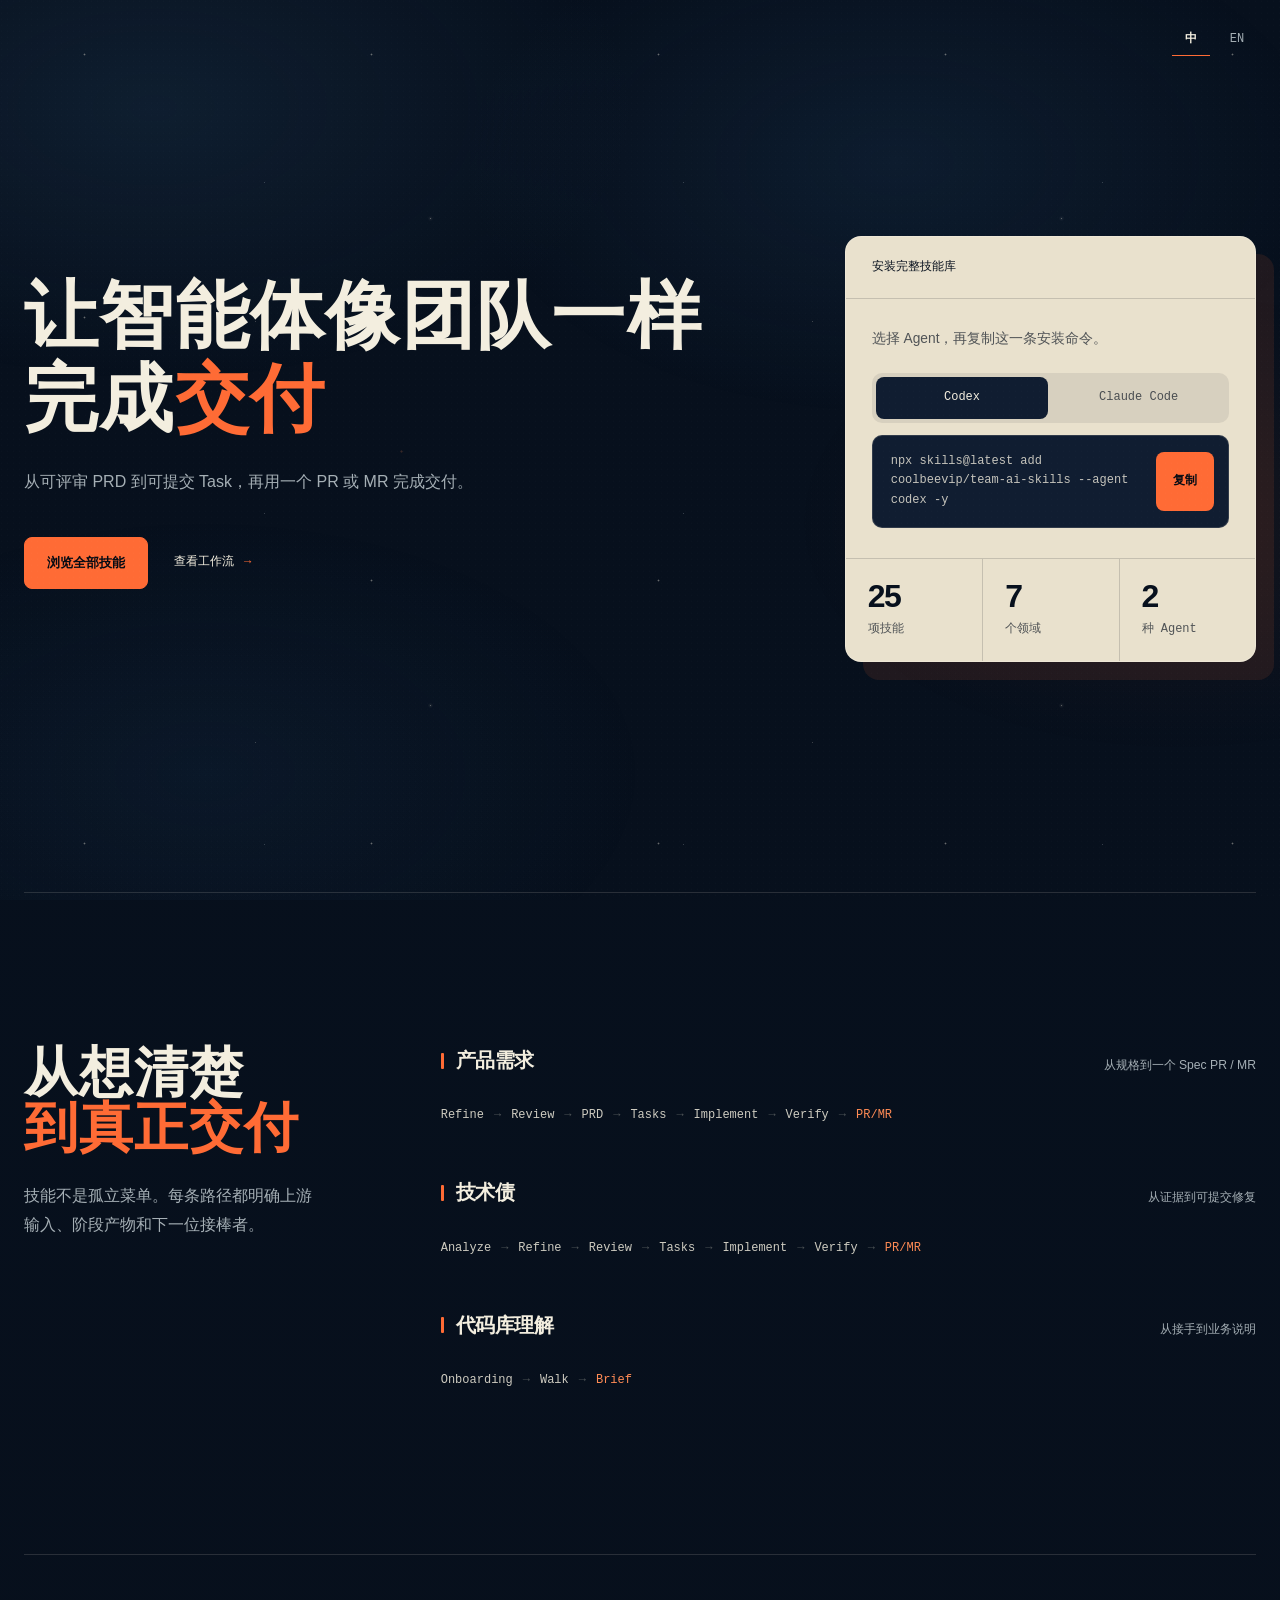
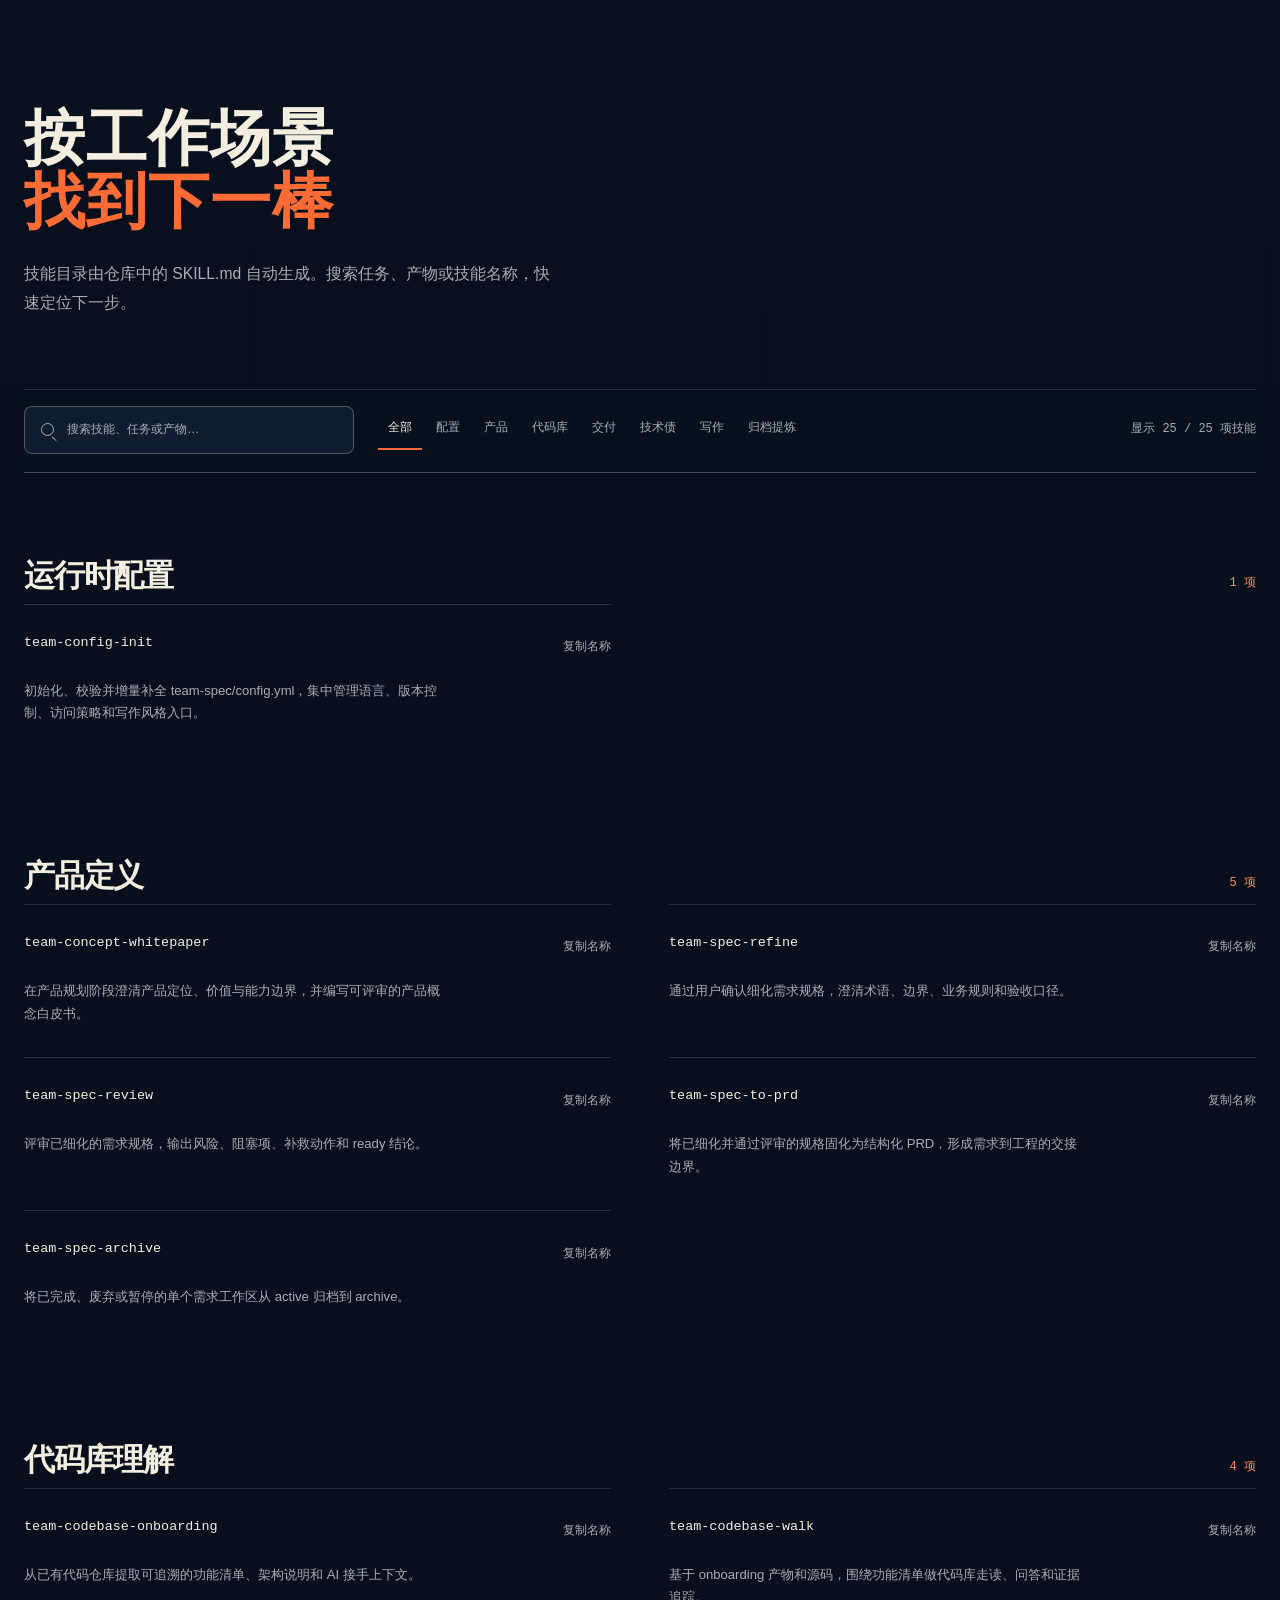
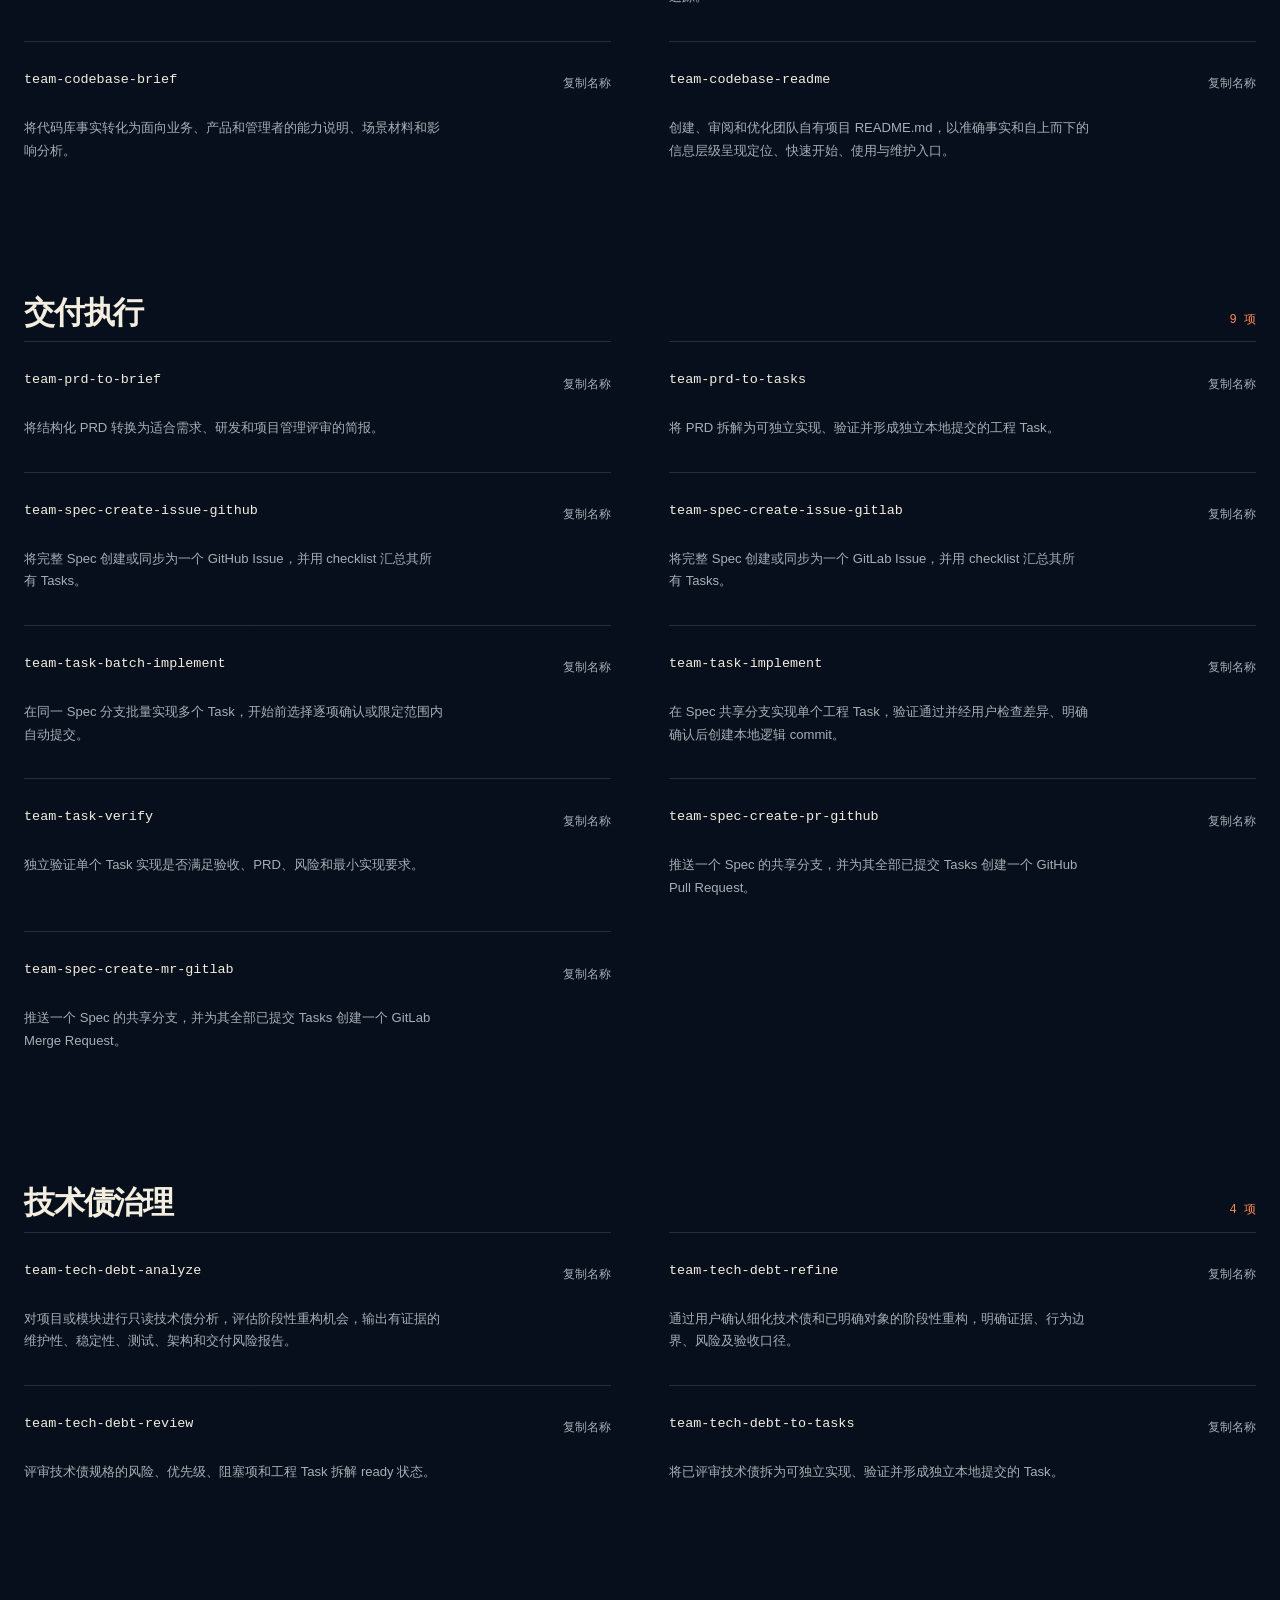
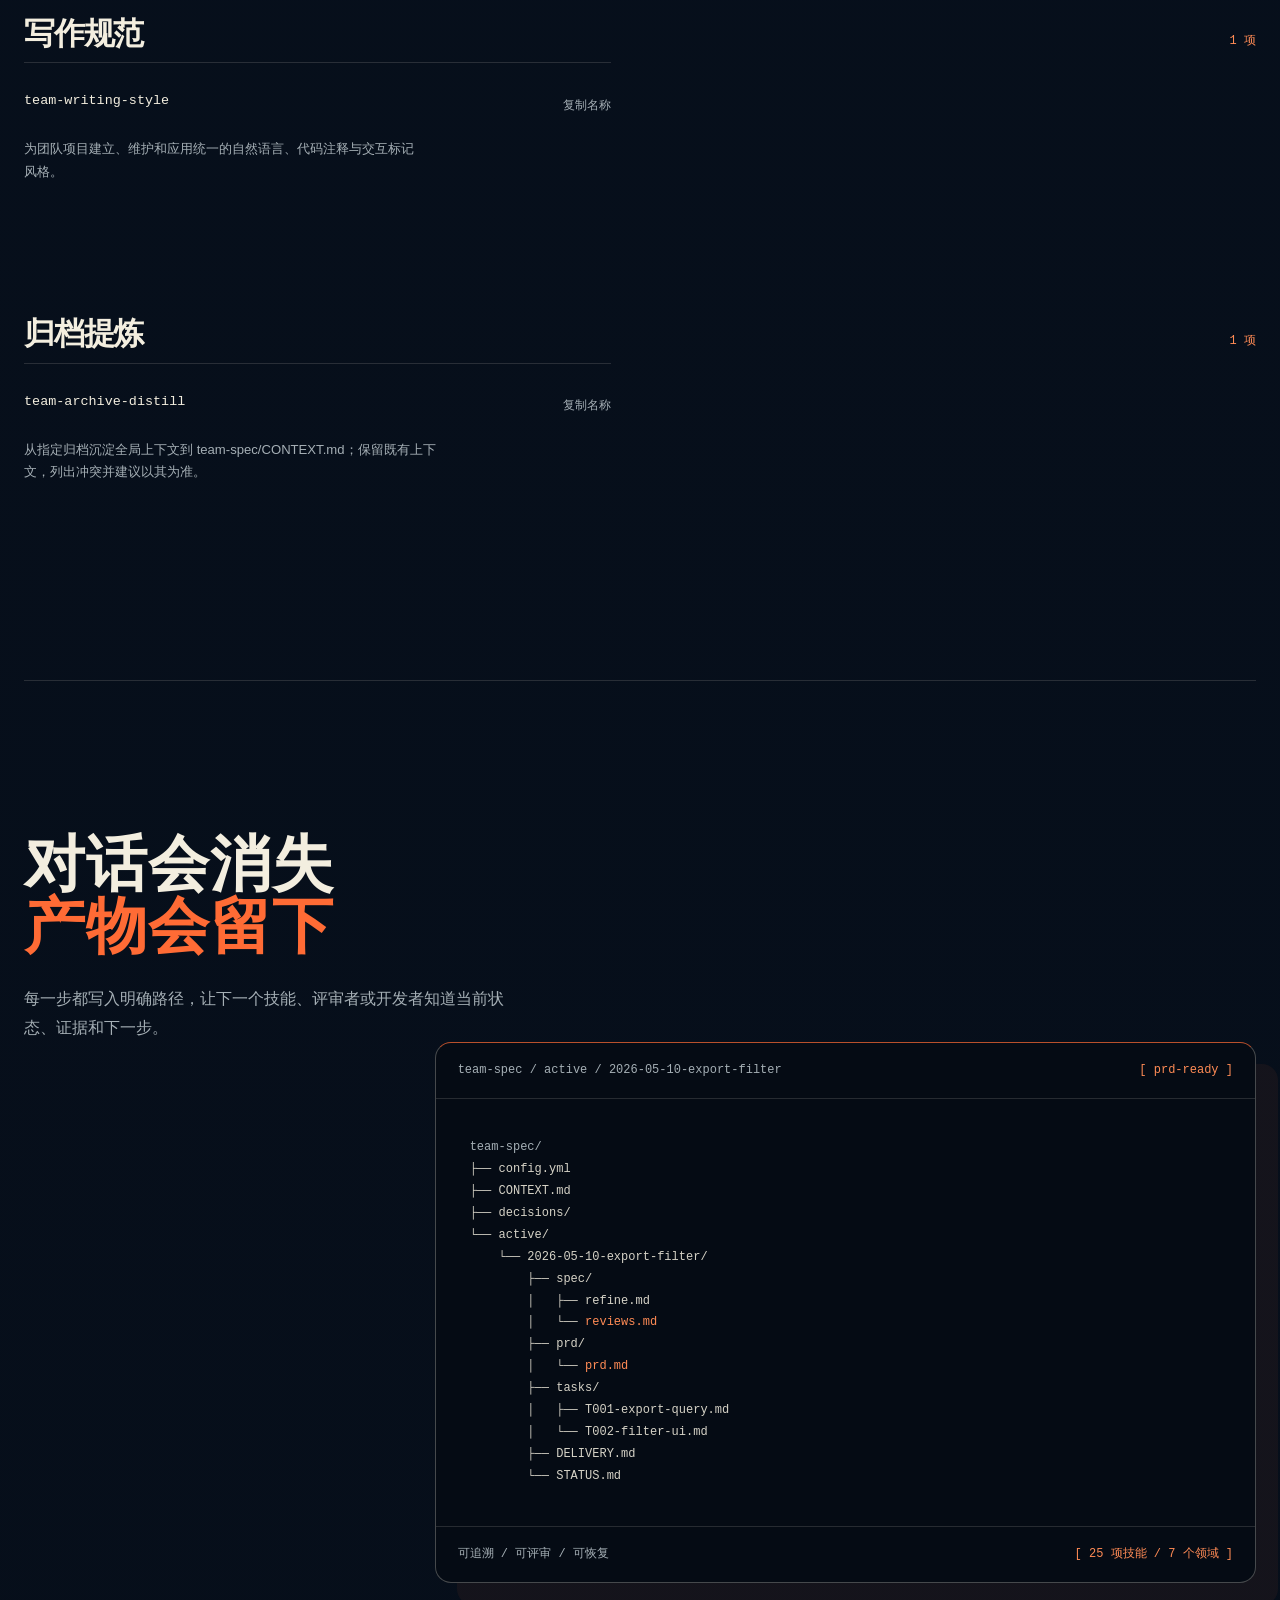
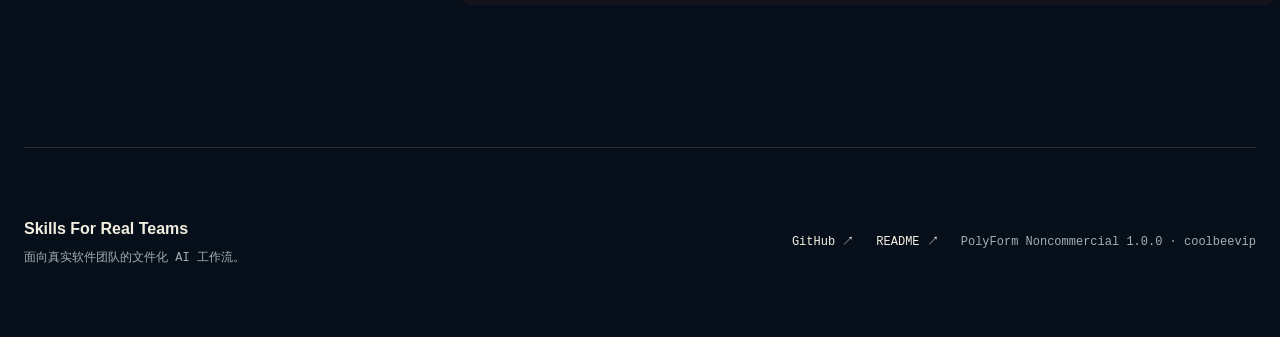
<file: website/index.html>
<!doctype html>
<html lang="zh-CN" data-language="zh">
<head>
  <meta charset="UTF-8" />
  <meta name="viewport" content="width=device-width, initial-scale=1.0" />
  <meta name="description" content="Skills For Real Teams：把产品定义、代码库理解、交付执行与技术债治理组织成可追溯的 AI 团队工作流。" />
  <meta name="robots" content="index, follow" />
  <meta name="theme-color" content="#07101d" />
  <link rel="icon" href="data:," />
  <link rel="canonical" href="https://coolbeevip.github.io/team-ai-skills/" />
  <meta property="og:title" content="Skills For Real Teams" />
  <meta property="og:description" content="File-based AI team workflows for real software delivery." />
  <meta property="og:type" content="website" />
  <meta property="og:url" content="https://coolbeevip.github.io/team-ai-skills/" />
  <meta property="og:site_name" content="Skills For Real Teams" />
  <meta property="og:locale" content="zh_CN" />
  <meta property="og:locale:alternate" content="en_US" />
  <meta property="og:image" content="https://coolbeevip.github.io/team-ai-skills/assets/srt-brand/og-image.png" />
  <meta property="og:image:width" content="1200" />
  <meta property="og:image:height" content="630" />
  <meta property="og:image:alt" content="Skills For Real Teams 交付执行工作流" />
  <meta name="twitter:card" content="summary_large_image" />
  <meta name="twitter:title" content="Skills For Real Teams" />
  <meta name="twitter:description" content="File-based AI team workflows for real software delivery." />
  <meta name="twitter:image" content="https://coolbeevip.github.io/team-ai-skills/assets/srt-brand/og-image.png" />
  <title>Skills For Real Teams · AI 团队工作流</title>
  <link rel="stylesheet" href="styles.css" />
  <script type="application/ld+json">
    {
      "@context": "https://schema.org",
      "@type": "SoftwareSourceCode",
      "name": "Skills For Real Teams",
      "description": "File-based AI team workflows for real software delivery.",
      "codeRepository": "https://github.com/coolbeevip/team-ai-skills",
      "license": "https://polyformproject.org/licenses/noncommercial/1.0.0",
      "programmingLanguage": "Markdown",
      "inLanguage": ["zh-CN", "en"]
    }
  </script>
</head>
<body>
  <a class="skip-link" href="#main-content" data-i18n="skipLink">跳到主要内容</a>
  <div class="page-grid" aria-hidden="true">
    <span class="meteor meteor-one"></span>
    <span class="meteor meteor-two"></span>
  </div>
  <div class="scroll-progress" aria-hidden="true"></div>

  <main id="main-content">
    <section class="hero" id="top">
      <div class="hero-language" role="group" aria-label="语言 / Language">
        <button type="button" class="language-button is-active" data-language-option="zh" aria-pressed="true">中</button>
        <button type="button" class="language-button" data-language-option="en" aria-pressed="false">EN</button>
      </div>

      <div class="hero-copy" data-reveal>
        <h1 data-i18n-html="heroTitle">让智能体像团队一样<span class="title-line">完成<span class="title-emphasis">交付</span></span></h1>
        <p class="hero-description" data-i18n="heroDescription">
          从可评审 PRD 到可提交 Task，再用一个 PR 或 MR 完成交付。
        </p>
        <div class="hero-actions">
          <a class="primary-button" href="#skills" data-i18n="explore">浏览全部技能</a>
          <a class="text-link" href="#workflow"><span data-i18n="seeWorkflow">查看工作流</span><span aria-hidden="true">→</span></a>
        </div>
      </div>

      <aside class="hero-console" aria-label="技能安装" data-i18n-aria-label="heroConsoleAria" data-reveal data-reveal-delay="1">
        <div class="console-heading">
          <span data-i18n="heroInstallLabel">安装完整技能库</span>
        </div>
        <div class="console-body">
          <p data-i18n="heroInstallDescription">选择 Agent，再复制这一条安装命令。</p>
          <div class="agent-switch" role="group" aria-label="选择 Agent" data-i18n-aria-label="agentPickerAria">
            <button type="button" class="agent-button is-active" data-agent-command="npx skills@latest add coolbeevip/team-ai-skills --agent codex -y" aria-pressed="true">
              Codex
            </button>
            <button type="button" class="agent-button" data-agent-command="npx skills@latest add coolbeevip/team-ai-skills --agent claude-code -y" aria-pressed="false">
              Claude Code
            </button>
          </div>
          <div class="active-command">
            <code data-active-command>npx skills@latest add coolbeevip/team-ai-skills --agent codex -y</code>
            <button type="button" class="command-copy-button" data-copy-active-command>
              <span class="copy-label" data-i18n="copy" aria-live="polite">复制</span>
            </button>
          </div>
        </div>
        <div class="hero-stats">
          <div><strong data-skill-count>25</strong><span data-i18n="skillStatLabel">项技能</span></div>
          <div><strong data-domain-count>7</strong><span data-i18n="domainStatLabel">个领域</span></div>
          <div><strong>2</strong><span data-i18n="agentStatLabel">种 Agent</span></div>
        </div>
      </aside>
    </section>

    <section class="workflow section-shell" id="workflow">
      <header class="section-heading" data-reveal>
        <h2 data-i18n-html="workflowTitle">从想清楚<br /><span>到真正交付</span></h2>
        <p data-i18n="workflowDescription">技能不是孤立菜单。每条路径都明确上游输入、阶段产物和下一位接棒者。</p>
      </header>

      <div class="workflow-board">
        <article class="workflow-route route-product" data-reveal>
          <div class="route-label">
            <div>
              <h3 data-i18n="routeProduct">产品需求</h3>
              <p data-i18n="routeProductNote">从规格到一个 Spec PR / MR</p>
            </div>
          </div>
          <div class="route-steps" aria-label="Product workflow">
            <span title="team-spec-refine">Refine</span>
            <span title="team-spec-review">Review</span>
            <span title="team-spec-to-prd">PRD</span>
            <span title="team-prd-to-tasks">Tasks</span>
            <span title="team-task-implement / team-task-batch-implement">Implement</span>
            <span title="team-task-verify">Verify</span>
            <span title="team-spec-create-pr-github / team-spec-create-mr-gitlab">PR/MR</span>
          </div>
        </article>

        <article class="workflow-route route-debt" data-reveal data-reveal-delay="1">
          <div class="route-label">
            <div>
              <h3 data-i18n="routeDebt">技术债</h3>
              <p data-i18n="routeDebtNote">从证据到可提交修复</p>
            </div>
          </div>
          <div class="route-steps" aria-label="Technical debt workflow">
            <span title="team-tech-debt-analyze">Analyze</span>
            <span title="team-tech-debt-refine">Refine</span>
            <span title="team-tech-debt-review">Review</span>
            <span title="team-tech-debt-to-tasks">Tasks</span>
            <span title="team-task-implement / team-task-batch-implement">Implement</span>
            <span title="team-task-verify">Verify</span>
            <span title="team-spec-create-pr-github / team-spec-create-mr-gitlab">PR/MR</span>
          </div>
        </article>

        <article class="workflow-route route-codebase" data-reveal data-reveal-delay="2">
          <div class="route-label">
            <div>
              <h3 data-i18n="routeCodebase">代码库理解</h3>
              <p data-i18n="routeCodebaseNote">从接手到业务说明</p>
            </div>
          </div>
          <div class="route-steps" aria-label="Codebase workflow">
            <span title="team-codebase-onboarding">Onboarding</span>
            <span title="team-codebase-walk">Walk</span>
            <span title="team-codebase-brief">Brief</span>
          </div>
        </article>
      </div>
    </section>

    <section class="skills-section section-shell" id="skills">
      <header class="section-heading" data-reveal>
        <h2 data-i18n-html="skillsTitle">按工作场景<br /><span>找到下一棒</span></h2>
        <p data-i18n="skillsDescription">技能目录由仓库中的 SKILL.md 自动生成。搜索任务、产物或技能名称，快速定位下一步。</p>
      </header>

      <div class="skills-explorer">
        <div class="skills-toolbar">
          <label class="skill-search">
            <span class="visually-hidden" data-i18n="searchLabel">搜索技能</span>
            <span class="search-glyph" aria-hidden="true"></span>
            <input type="search" data-skill-search autocomplete="off" placeholder="搜索技能、任务或产物…" />
            <button type="button" class="search-clear" data-search-clear hidden data-i18n="clearSearch">清除</button>
          </label>
          <div class="skill-filters" role="group" aria-label="技能分类筛选" data-i18n-aria-label="skillFilters">
            <button type="button" class="filter-button is-active" data-category="all" aria-pressed="true" data-i18n="filterAll">全部</button>
            <button type="button" class="filter-button" data-category="config" aria-pressed="false" data-i18n="filterConfig">配置</button>
            <button type="button" class="filter-button" data-category="product" aria-pressed="false" data-i18n="filterProduct">产品</button>
            <button type="button" class="filter-button" data-category="codebase" aria-pressed="false" data-i18n="filterCodebase">代码库</button>
            <button type="button" class="filter-button" data-category="delivery" aria-pressed="false" data-i18n="filterDelivery">交付</button>
            <button type="button" class="filter-button" data-category="tech-debt" aria-pressed="false" data-i18n="filterDebt">技术债</button>
            <button type="button" class="filter-button" data-category="writing" aria-pressed="false" data-i18n="filterWriting">写作</button>
            <button type="button" class="filter-button" data-category="harness" aria-pressed="false" data-i18n="filterArchive">归档提炼</button>
          </div>
          <div class="skill-result-meta" aria-live="polite" data-skill-result-count></div>
        </div>

        <div class="skills-results">
          <div class="skill-groups" data-skills-grid></div>
          <noscript><p class="noscript-note">完整技能索引需要启用 JavaScript；技能清单也可在 GitHub README 中查看。</p></noscript>
          <div class="skill-empty" data-skill-empty hidden>
            <span class="empty-mark" aria-hidden="true">∅</span>
            <h3 data-i18n="emptyTitle">没有匹配的技能</h3>
            <p data-i18n="emptyDescription">换一个关键词，或清除分类筛选。</p>
            <button type="button" class="secondary-button" data-reset-skills data-i18n="resetFilters">重置筛选</button>
          </div>
        </div>
      </div>
    </section>

    <section class="artifacts section-shell" id="artifacts">
      <div class="artifact-copy" data-reveal>
        <h2 data-i18n-html="artifactTitle">对话会消失<br /><span>产物会留下</span></h2>
        <p data-i18n="artifactDescription">每一步都写入明确路径，让下一个技能、评审者或开发者知道当前状态、证据和下一步。</p>
      </div>
      <div class="artifact-terminal" aria-label="team-spec file tree" data-reveal data-reveal-delay="1">
        <div class="terminal-top"><span>team-spec / active / 2026-05-10-export-filter</span><span class="terminal-state">[ prd-ready ]</span></div>
        <pre><span class="tree-muted">team-spec/</span>
├── config.yml
├── CONTEXT.md
├── decisions/
└── active/
    └── 2026-05-10-export-filter/
        ├── spec/
        │   ├── refine.md
        │   └── <span class="tree-cyan">reviews.md</span>
        ├── prd/
        │   └── <span class="tree-green">prd.md</span>
        ├── tasks/
        │   ├── T001-export-query.md
        │   └── T002-filter-ui.md
        ├── DELIVERY.md
        └── STATUS.md</pre>
        <div class="terminal-foot"><span data-i18n="terminalFoot">可追溯 / 可评审 / 可恢复</span><span>[ <span data-skill-summary>25 项技能 / 7 个领域</span> ]</span></div>
      </div>
    </section>

  </main>

  <footer class="site-footer">
    <div><p class="footer-brand">Skills For Real Teams</p><p data-i18n="footerNote">面向真实软件团队的文件化 AI 工作流。</p></div>
    <div class="footer-links"><a href="https://github.com/coolbeevip/team-ai-skills" target="_blank" rel="noopener">GitHub ↗</a><a href="https://github.com/coolbeevip/team-ai-skills/blob/main/README.md" target="_blank" rel="noopener">README ↗</a><span>PolyForm Noncommercial 1.0.0 · coolbeevip</span></div>
  </footer>

  <script src="skills-data.js"></script>
  <script src="script.js"></script>
</body>
</html>
</file>
<file: website/styles.css>
:root {
  --night: #07101d;
  --night-deep: #050b14;
  --night-2: #101d31;
  --night-3: #14243a;
  --cream: #f3eedf;
  --paper: #e9e1cd;
  --muted: #a5afb5;
  --orange: #ff6b35;
  --orange-bright: #ff8b55;
  --line: rgba(243, 238, 223, 0.14);
  --line-strong: rgba(243, 238, 223, 0.28);
  --font-sans: "Avenir Next", "PingFang SC", "Hiragino Sans GB", "Segoe UI", sans-serif;
  --font-mono: "SFMono-Regular", "SF Mono", "Cascadia Code", Consolas, monospace;
  --radius-control: 8px;
  --radius-panel: 16px;
  --page-width: 1296px;
  --ease: cubic-bezier(0.16, 1, 0.3, 1);
  --z-progress: 80;
  --z-texture: 60;
  --z-toolbar: 30;
}

* {
  box-sizing: border-box;
  margin: 0;
  padding: 0;
}

html {
  background: var(--night);
  scroll-behavior: smooth;
}

section[id] {
  scroll-margin-top: 96px;
}

body {
  position: relative;
  isolation: isolate;
  min-width: 320px;
  overflow-x: hidden;
  background:
    linear-gradient(rgba(7, 16, 29, 0.2), rgba(5, 11, 20, 0.3)),
    var(--night);
  color: var(--cream);
  font-family: var(--font-sans);
  line-height: 1.6;
  -webkit-font-smoothing: antialiased;
}

body::after {
  position: fixed;
  inset: 0;
  z-index: var(--z-texture);
  pointer-events: none;
  content: "";
  opacity: 0.015;
  background-image:
    radial-gradient(circle at 20% 30%, var(--cream) 0 0.45px, transparent 0.7px),
    radial-gradient(circle at 70% 65%, var(--cream) 0 0.4px, transparent 0.65px);
  background-position: 0 0, 3px 3px;
  background-size: 6px 6px;
}

button,
input {
  color: inherit;
  font: inherit;
}

button,
a {
  -webkit-tap-highlight-color: transparent;
}

button {
  cursor: pointer;
}

a {
  color: inherit;
  text-decoration: none;
}

img {
  display: block;
  max-width: 100%;
}

[hidden] {
  display: none !important;
}

.visually-hidden {
  position: absolute;
  width: 1px;
  height: 1px;
  overflow: hidden;
  clip: rect(0 0 0 0);
  clip-path: inset(50%);
  white-space: nowrap;
}

.skip-link {
  position: fixed;
  top: 12px;
  left: 12px;
  z-index: 100;
  padding: 10px 14px;
  border: 1px solid var(--orange);
  border-radius: var(--radius-control);
  background: var(--cream);
  color: var(--night);
  font-family: var(--font-mono);
  font-size: 0.75rem;
  transform: translateY(-160%);
  transition: transform 180ms var(--ease);
}

.skip-link:focus {
  transform: translateY(0);
}

.page-grid {
  position: fixed;
  inset: 0;
  z-index: -1;
  overflow: hidden;
  pointer-events: none;
  background:
    radial-gradient(ellipse 52% 42% at 12% 12%, rgba(48, 88, 124, 0.2), transparent 72%),
    radial-gradient(ellipse 48% 40% at 70% 18%, rgba(37, 74, 111, 0.22), transparent 70%),
    radial-gradient(ellipse 42% 36% at 92% 58%, rgba(255, 107, 53, 0.055), transparent 72%),
    radial-gradient(ellipse 46% 38% at 16% 86%, rgba(31, 68, 105, 0.16), transparent 74%);
}

.page-grid::before,
.page-grid::after {
  position: absolute;
  inset: -96px;
  content: "";
}

.page-grid::before {
  opacity: 0.66;
  background-image:
    radial-gradient(circle, rgba(243, 238, 223, 0.62) 0 0.7px, transparent 1.15px),
    radial-gradient(circle, rgba(165, 175, 181, 0.44) 0 0.55px, transparent 1px),
    radial-gradient(circle, rgba(243, 238, 223, 0.34) 0 0.45px, transparent 0.9px);
  background-position: 37px 19px, 151px 113px, 73px 207px;
  background-size: 287px 263px, 419px 331px, 557px 421px;
}

.page-grid::after {
  opacity: 0.48;
  background-image:
    radial-gradient(circle, rgba(243, 238, 223, 0.72) 0 0.75px, rgba(243, 238, 223, 0.12) 1px, transparent 2.8px),
    radial-gradient(circle, rgba(255, 139, 85, 0.42) 0 0.65px, transparent 1.5px);
  background-position: 211px 71px, 83px 241px;
  background-size: 631px 487px, 829px 613px;
}

.meteor {
  --meteor-angle: -32deg;
  --meteor-distance-x: -360px;
  --meteor-distance-y: 220px;
  --meteor-opacity: 0.72;
  --meteor-fade-opacity: 0.53;
  position: absolute;
  width: clamp(68px, 6vw, 92px);
  height: 1px;
  border-radius: 999px;
  opacity: 0;
  background: linear-gradient(90deg, rgba(243, 238, 223, 0.9), rgba(243, 238, 223, 0.24) 38%, transparent 100%);
  filter: drop-shadow(0 0 3px rgba(243, 238, 223, 0.24));
  transform: translate3d(0, 0, 0) rotate(var(--meteor-angle));
  transform-origin: left center;
  will-change: transform, opacity;
}

.meteor::before {
  position: absolute;
  top: 50%;
  left: -1px;
  width: 2px;
  height: 2px;
  border-radius: 50%;
  background: rgba(243, 238, 223, 0.92);
  box-shadow: 0 0 5px rgba(243, 238, 223, 0.42);
  content: "";
  transform: translateY(-50%);
}

.meteor-one {
  top: -28px;
  left: 82%;
  animation: meteor-pass 16s linear 4.8s infinite;
}

.meteor-two {
  --meteor-angle: -27deg;
  --meteor-distance-x: -290px;
  --meteor-distance-y: 148px;
  --meteor-opacity: 0.5;
  --meteor-fade-opacity: 0.36;
  top: 14%;
  left: 105%;
  width: clamp(54px, 4.8vw, 74px);
  animation: meteor-pass 29s linear 13.2s infinite;
}

@keyframes meteor-pass {
  0% {
    opacity: 0;
    transform: translate3d(0, 0, 0) rotate(var(--meteor-angle));
  }

  1.4% {
    opacity: var(--meteor-opacity);
  }

  8% {
    opacity: var(--meteor-fade-opacity);
  }

  11% {
    opacity: 0;
    transform: translate3d(var(--meteor-distance-x), var(--meteor-distance-y), 0) rotate(var(--meteor-angle));
  }

  100% {
    opacity: 0;
    transform: translate3d(var(--meteor-distance-x), var(--meteor-distance-y), 0) rotate(var(--meteor-angle));
  }
}

.scroll-progress {
  position: fixed;
  top: 0;
  left: 0;
  z-index: var(--z-progress);
  display: none;
  width: 100%;
  height: 2px;
  background: var(--orange);
  transform: scaleX(0);
  transform-origin: left center;
}

@supports (animation-timeline: scroll()) {
  .scroll-progress {
    display: block;
    animation: page-progress linear;
    animation-timeline: scroll(root);
  }
}

@keyframes page-progress {
  to {
    transform: scaleX(1);
  }
}

.hero,
.section-shell,
.site-footer {
  width: min(var(--page-width), calc(100% - 48px));
  margin-inline: auto;
}

.hero > *,
.workflow > *,
.skills-toolbar > *,
.artifacts > * {
  min-width: 0;
}

.hero-language {
  position: absolute;
  top: 24px;
  right: 0;
  display: flex;
  align-items: center;
  gap: 8px;
}

.language-button {
  min-width: 38px;
  min-height: 32px;
  padding: 0 4px;
  border: 0;
  border-bottom: 1px solid transparent;
  border-radius: 0;
  background: transparent;
  color: var(--muted);
  font-family: var(--font-mono);
  font-size: 0.75rem;
  transition:
    border-color 180ms var(--ease),
    color 180ms var(--ease),
    transform 180ms var(--ease);
}

.language-button:hover,
.language-button:focus-visible {
  color: var(--cream);
}

.language-button:active {
  transform: scale(0.97);
}

.language-button.is-active {
  border-bottom-color: var(--orange);
  color: var(--cream);
  font-weight: 600;
}

.hero {
  position: relative;
  min-height: min(892px, 100dvh);
  display: grid;
  grid-template-columns: minmax(0, 1.28fr) minmax(410px, 0.72fr);
  gap: clamp(56px, 7vw, 104px);
  align-items: center;
  padding: 78px 0 102px;
}

.hero-copy {
  max-width: 790px;
}

.hero h1 {
  max-width: 790px;
  color: var(--cream);
  font-size: clamp(4rem, 5.8vw, 5.2rem);
  font-weight: 650;
  line-height: 1;
  letter-spacing: -0.058em;
  text-wrap: balance;
}

html[data-language="zh"] .hero h1 {
  letter-spacing: 0.018em;
}

.title-line {
  display: block;
  margin-top: 0.11em;
}

.title-emphasis,
.section-heading h2 span,
.artifact-copy h2 span {
  color: var(--orange);
}

.hero-description {
  max-width: 600px;
  margin-top: 32px;
  color: var(--muted);
  font-size: clamp(1rem, 1.2vw, 1.12rem);
  line-height: 1.8;
  text-wrap: pretty;
}

.hero-actions {
  display: flex;
  flex-wrap: wrap;
  align-items: center;
  gap: 26px;
  margin-top: 40px;
}

.primary-button,
.secondary-button {
  min-height: 52px;
  display: inline-flex;
  align-items: center;
  justify-content: center;
  padding: 0 22px;
  border: 1px solid var(--orange);
  border-radius: var(--radius-control);
  background: var(--orange);
  color: var(--night-deep);
  font-size: 0.82rem;
  font-weight: 700;
  white-space: nowrap;
  transition:
    background 220ms var(--ease),
    border-color 220ms var(--ease),
    transform 220ms var(--ease);
}

.primary-button:hover,
.primary-button:focus-visible,
.secondary-button:hover,
.secondary-button:focus-visible {
  border-color: var(--orange-bright);
  background: var(--orange-bright);
  transform: translateY(-2px);
}

.primary-button:active,
.secondary-button:active {
  transform: translateY(1px) scale(0.99);
}

.text-link {
  min-height: 44px;
  display: inline-flex;
  align-items: center;
  gap: 10px;
  color: var(--cream);
  font-family: var(--font-mono);
  font-size: 0.76rem;
}

.text-link span:last-child {
  color: var(--orange);
  transition: transform 180ms var(--ease);
}

.text-link:hover span:last-child,
.text-link:focus-visible span:last-child {
  transform: translateY(3px);
}

.hero-console {
  overflow: hidden;
  border: 1px solid rgba(243, 238, 223, 0.52);
  border-radius: var(--radius-panel);
  background: var(--paper);
  color: var(--night);
  box-shadow: 18px 18px 0 rgba(255, 107, 53, 0.1);
  margin-top: 30px;
}

.console-heading {
  min-height: 62px;
  display: flex;
  align-items: center;
  justify-content: space-between;
  gap: 18px;
  padding: 0 26px;
  border-bottom: 1px solid rgba(7, 16, 29, 0.16);
  font-family: var(--font-mono);
  font-size: 0.75rem;
  font-weight: 500;
}

.console-body {
  padding: 28px 26px 30px;
}

.console-body > p {
  color: rgba(7, 16, 29, 0.68);
  font-size: 0.86rem;
  line-height: 1.7;
  text-wrap: pretty;
}

.agent-switch {
  display: grid;
  grid-template-columns: repeat(2, minmax(0, 1fr));
  gap: 4px;
  margin-top: 22px;
  padding: 4px;
  border-radius: 10px;
  background: rgba(7, 16, 29, 0.08);
}

.agent-button {
  min-height: 42px;
  border: 0;
  border-radius: var(--radius-control);
  background: transparent;
  color: rgba(7, 16, 29, 0.68);
  font-family: var(--font-mono);
  font-size: 0.75rem;
  font-weight: 500;
  transition:
    background 180ms var(--ease),
    color 180ms var(--ease),
    transform 180ms var(--ease);
}

.agent-button:hover,
.agent-button:focus-visible {
  color: var(--night);
}

.agent-button:active {
  transform: scale(0.98);
}

.agent-button.is-active {
  background: var(--night-2);
  color: var(--cream);
}

.active-command {
  min-height: 88px;
  display: grid;
  grid-template-columns: minmax(0, 1fr) auto;
  align-items: stretch;
  gap: 16px;
  margin-top: 12px;
  padding: 16px 14px 16px 18px;
  border: 1px solid rgba(243, 238, 223, 0.14);
  border-radius: 10px;
  background: var(--night-2);
  color: var(--cream);
}

.active-command code {
  min-width: 0;
  overflow-wrap: anywhere;
  align-self: center;
  color: rgba(243, 238, 223, 0.8);
  font-family: var(--font-mono);
  font-size: 0.75rem;
  line-height: 1.65;
  white-space: normal;
}

.command-copy-button {
  min-width: 58px;
  border: 0;
  border-radius: var(--radius-control);
  background: var(--orange);
  color: var(--night-deep);
  font-family: var(--font-mono);
  font-size: 0.75rem;
  font-weight: 600;
  transition:
    background 180ms var(--ease),
    transform 180ms var(--ease);
}

.command-copy-button:hover,
.command-copy-button:focus-visible {
  background: var(--orange-bright);
}

.command-copy-button:active {
  transform: scale(0.97);
}

.active-command.is-switching code {
  animation: command-switch 240ms var(--ease);
}

@keyframes command-switch {
  from {
    opacity: 0;
    transform: translateY(5px);
  }
}

.hero-stats {
  display: grid;
  grid-template-columns: repeat(3, 1fr);
  border-top: 1px solid rgba(7, 16, 29, 0.16);
}

.hero-stats div {
  min-height: 102px;
  display: flex;
  flex-direction: column;
  justify-content: center;
  padding: 18px 22px;
}

.hero-stats div + div {
  border-left: 1px solid rgba(7, 16, 29, 0.16);
}

.hero-stats strong {
  font-size: 2rem;
  font-weight: 650;
  line-height: 1;
  letter-spacing: -0.05em;
  font-variant-numeric: tabular-nums;
}

.hero-stats span {
  margin-top: 8px;
  color: rgba(7, 16, 29, 0.68);
  font-family: var(--font-mono);
  font-size: 0.75rem;
}

.section-shell {
  padding: 152px 0 164px;
  border-top: 1px solid var(--line);
}

.section-heading {
  max-width: 760px;
  margin-bottom: 72px;
}

.section-heading h2,
.artifact-copy h2 {
  color: var(--cream);
  font-size: clamp(3rem, 4.8vw, 4.55rem);
  font-weight: 600;
  line-height: 1.02;
  letter-spacing: -0.052em;
  text-wrap: balance;
}

html[data-language="zh"] .section-heading h2,
html[data-language="zh"] .artifact-copy h2 {
  letter-spacing: 0.018em;
}

.section-heading > p,
.artifact-copy > p {
  max-width: 62ch;
  margin-top: 26px;
  color: var(--muted);
  font-size: 0.98rem;
  line-height: 1.85;
  text-wrap: pretty;
}

.workflow {
  display: grid;
  grid-template-columns: minmax(270px, 0.54fr) minmax(0, 1.46fr);
  gap: clamp(72px, 9vw, 132px);
  align-items: start;
}

.workflow .section-heading {
  position: sticky;
  top: 132px;
  margin-bottom: 0;
}

.workflow .section-heading h2 {
  font-size: clamp(3rem, 4.2vw, 4rem);
}

.workflow-board {
  display: grid;
  grid-template-columns: minmax(0, 1fr);
  gap: 52px;
}

.workflow-route {
  min-width: 0;
  padding: 0;
}

.route-label > div {
  display: flex;
  align-items: baseline;
  justify-content: space-between;
  gap: 24px;
}

.route-label h3 {
  display: flex;
  align-items: center;
  gap: 12px;
  color: var(--cream);
  font-size: 1.22rem;
  font-weight: 600;
  letter-spacing: -0.025em;
}

.route-label h3::before {
  width: 3px;
  height: 0.82em;
  border-radius: 1px;
  background: var(--orange);
  content: "";
}

.route-label p {
  color: var(--muted);
  font-size: 0.76rem;
  text-align: right;
}

.route-steps {
  min-width: 0;
  display: flex;
  align-items: center;
  flex-wrap: wrap;
  gap: 12px 10px;
  margin-top: 30px;
}

.route-steps span {
  display: inline-flex;
  align-items: center;
  gap: 10px;
  color: rgba(243, 238, 223, 0.84);
  font-family: var(--font-mono);
  font-size: 0.75rem;
  white-space: nowrap;
}

.route-steps span:last-child {
  color: var(--orange-bright);
}

.route-steps span:not(:last-child)::after {
  color: rgba(243, 238, 223, 0.3);
  content: "→";
  transition: color 260ms var(--ease);
}

.workflow-route:hover .route-steps span:not(:last-child)::after {
  color: rgba(255, 139, 85, 0.72);
}

.skills-section .section-heading {
  max-width: 820px;
}

.skills-explorer {
  display: block;
}

.skills-toolbar {
  position: sticky;
  top: 72px;
  z-index: var(--z-toolbar);
  display: grid;
  grid-template-columns: minmax(270px, 330px) minmax(0, 1fr) auto;
  align-items: center;
  gap: 24px;
  margin-bottom: 78px;
  padding: 16px 0 18px;
  border-top: 1px solid var(--line);
  border-bottom: 1px solid var(--line-strong);
  background: rgba(7, 16, 29, 0.94);
  backdrop-filter: blur(18px);
  -webkit-backdrop-filter: blur(18px);
}

.skill-search {
  position: relative;
  min-height: 48px;
  display: flex;
  align-items: center;
  border: 1px solid var(--line-strong);
  border-radius: var(--radius-control);
  background: var(--night-2);
  transition:
    border-color 180ms var(--ease),
    background 180ms var(--ease);
}

.skill-search:focus-within {
  border-color: var(--orange);
  background: var(--night-3);
}

.search-glyph {
  position: relative;
  width: 13px;
  height: 13px;
  margin-left: 16px;
  flex: 0 0 auto;
  border: 1px solid var(--muted);
  border-radius: 50%;
}

.search-glyph::after {
  position: absolute;
  right: -5px;
  bottom: -2px;
  width: 6px;
  height: 1px;
  content: "";
  background: var(--muted);
  transform: rotate(45deg);
  transform-origin: left center;
}

.skill-search input {
  width: 100%;
  min-width: 0;
  min-height: 46px;
  padding: 0 10px 0 13px;
  border: 0;
  outline: 0;
  background: transparent;
  color: var(--cream);
  font-size: 0.78rem;
}

.skill-search input::placeholder {
  color: var(--muted);
  opacity: 1;
}

.search-clear {
  min-height: 34px;
  margin-right: 6px;
  padding: 0 8px;
  border: 0;
  border-radius: 6px;
  background: transparent;
  color: var(--orange-bright);
  font-size: 0.75rem;
}

.skill-filters {
  min-width: 0;
  display: flex;
  align-items: center;
  gap: 4px;
  overflow-x: auto;
  scrollbar-width: none;
}

.skill-filters::-webkit-scrollbar {
  display: none;
}

.filter-button {
  min-width: max-content;
  min-height: 40px;
  padding: 0 10px;
  border: 0;
  border-bottom: 2px solid transparent;
  background: transparent;
  color: var(--muted);
  font-family: var(--font-mono);
  font-size: 0.75rem;
  text-align: center;
  transition:
    border-color 180ms var(--ease),
    color 180ms var(--ease);
}

.filter-button:hover,
.filter-button:focus-visible {
  color: var(--cream);
}

.filter-button.is-active {
  border-bottom-color: var(--orange);
  color: var(--cream);
}

.skill-result-meta {
  min-width: max-content;
  color: var(--muted);
  font-family: var(--font-mono);
  font-size: 0.75rem;
  text-align: right;
}

.skill-groups {
  display: grid;
  gap: 94px;
}

.skill-group-heading {
  display: flex;
  align-items: baseline;
  justify-content: space-between;
  gap: 24px;
  margin-bottom: 4px;
}

.skill-group-heading h3 {
  color: var(--cream);
  font-size: clamp(1.7rem, 2.4vw, 2.35rem);
  font-weight: 600;
  letter-spacing: -0.04em;
}

.skill-group-heading span {
  color: var(--orange-bright);
  font-family: var(--font-mono);
  font-size: 0.75rem;
}

.skill-list {
  display: grid;
  grid-template-columns: repeat(2, minmax(0, 1fr));
  gap: 0 58px;
}

.skill-row {
  min-width: 0;
  display: grid;
  grid-template-columns: minmax(0, 1fr) auto;
  grid-template-areas:
    "name actions"
    "description description";
  column-gap: 22px;
  align-content: start;
  padding: 28px 0 32px;
  border-top: 1px solid var(--line);
  transition:
    background 220ms var(--ease),
    padding 220ms var(--ease);
}

.skill-row:hover,
.skill-row:focus-within {
  padding-inline: 14px;
  background: rgba(243, 238, 223, 0.035);
}

.skill-name {
  grid-area: name;
  color: var(--cream);
  font-family: var(--font-mono);
  font-size: 0.84rem;
  font-weight: 500;
  line-height: 1.55;
  overflow-wrap: anywhere;
}

.skill-description {
  grid-area: description;
  max-width: 58ch;
  margin-top: 17px;
  color: var(--muted);
  font-size: 0.82rem;
  line-height: 1.72;
  text-wrap: pretty;
}

.skill-actions {
  grid-area: actions;
  display: flex;
  align-items: flex-start;
  justify-content: flex-end;
}

.skill-version {
  display: none;
}

.copy-skill-button {
  min-height: 30px;
  padding: 0;
  border: 0;
  background: transparent;
  color: var(--muted);
  font-family: var(--font-mono);
  font-size: 0.75rem;
  white-space: nowrap;
  transition:
    color 180ms var(--ease),
    transform 180ms var(--ease);
}

.copy-skill-button:hover,
.copy-skill-button:focus-visible {
  color: var(--orange-bright);
  transform: translateX(-2px);
}

.copy-skill-button:active {
  transform: translateX(-2px) scale(0.98);
}

.noscript-note,
.skill-empty {
  border-radius: var(--radius-panel);
  background: var(--night-2);
  color: var(--muted);
}

.noscript-note {
  padding: 20px;
  font-size: 0.82rem;
}

.skill-empty {
  min-height: 340px;
  place-items: center;
  align-content: center;
  padding: 48px 24px;
  text-align: center;
}

.skill-empty:not([hidden]) {
  display: grid;
}

.empty-mark {
  color: var(--orange);
  font-family: var(--font-mono);
  font-size: 2.2rem;
}

.skill-empty h3 {
  margin-top: 16px;
  color: var(--cream);
  font-size: 1.2rem;
}

.skill-empty p {
  margin: 8px 0 22px;
}

.artifacts {
  position: relative;
  min-height: 770px;
  display: grid;
  grid-template-columns: repeat(12, minmax(0, 1fr));
  align-items: center;
}

.artifact-copy {
  z-index: 2;
  grid-column: 1 / 6;
  max-width: 500px;
}

.artifact-terminal {
  z-index: 1;
  grid-column: 5 / -1;
  min-height: 536px;
  overflow: hidden;
  border: 1px solid var(--line-strong);
  border-top-color: rgba(255, 107, 53, 0.72);
  border-radius: var(--radius-panel);
  background: var(--night-deep);
  box-shadow: 22px 22px 0 rgba(255, 107, 53, 0.06);
  transform: translateY(46px) rotate(-0.35deg);
}

.terminal-top,
.terminal-foot {
  display: flex;
  align-items: center;
  justify-content: space-between;
  gap: 24px;
  padding: 18px 22px;
  color: var(--muted);
  font-family: var(--font-mono);
  font-size: 0.75rem;
}

.terminal-top {
  border-bottom: 1px solid var(--line);
}

.terminal-state,
.tree-green,
.tree-cyan {
  color: var(--orange-bright);
}

.artifact-terminal pre {
  overflow-x: auto;
  padding: 38px 34px;
  color: rgba(243, 238, 223, 0.88);
  font-family: var(--font-mono);
  font-size: clamp(0.72rem, 0.94vw, 0.84rem);
  line-height: 1.82;
  scrollbar-color: rgba(243, 238, 223, 0.28) transparent;
  scrollbar-width: thin;
}

.tree-muted {
  color: var(--muted);
}

.terminal-foot {
  border-top: 1px solid var(--line);
}

.terminal-foot > span:last-child {
  color: var(--orange-bright);
}

.site-footer {
  min-height: 190px;
  display: flex;
  align-items: center;
  justify-content: space-between;
  gap: 32px;
  border-top: 1px solid var(--line);
  color: var(--muted);
  font-family: var(--font-mono);
  font-size: 0.75rem;
}

.footer-brand {
  margin-bottom: 7px;
  color: var(--cream);
  font-family: var(--font-sans);
  font-size: 1rem;
  font-weight: 600;
}

.footer-links {
  display: flex;
  align-items: center;
  gap: 22px;
}

.footer-links a {
  color: var(--cream);
  transition:
    color 180ms var(--ease),
    transform 180ms var(--ease);
}

.footer-links a:hover,
.footer-links a:focus-visible {
  color: var(--orange-bright);
  transform: translateY(-1px);
}

:focus-visible {
  outline: 2px solid var(--orange-bright);
  outline-offset: 4px;
}

@media (prefers-reduced-motion: no-preference) {
  html.motion-ready [data-reveal] {
    opacity: 0;
    transform: translateY(28px);
    transition:
      opacity 700ms var(--ease) var(--reveal-delay, 0ms),
      transform 700ms var(--ease) var(--reveal-delay, 0ms);
  }

  html.motion-ready [data-reveal][data-reveal-state="visible"] {
    opacity: 1;
    transform: translateY(0);
  }

  [data-reveal-delay="1"] {
    --reveal-delay: 100ms;
  }

  [data-reveal-delay="2"] {
    --reveal-delay: 180ms;
  }
}

@media (max-width: 1180px) {
  .workflow {
    grid-template-columns: 1fr;
    gap: 64px;
  }

  .workflow .section-heading {
    position: static;
    max-width: 760px;
  }
}

@media (max-width: 1080px) {
  .meteor-one {
    --meteor-distance-x: -220px;
    --meteor-distance-y: 112px;
    left: 96%;
  }

  .meteor-two {
    display: none;
  }

  .hero {
    min-height: auto;
    grid-template-columns: minmax(0, 1fr);
    gap: 72px;
    padding: 90px 0 120px;
  }

  .hero-copy {
    max-width: 820px;
  }

  .hero-console {
    width: min(100%, 780px);
    margin-top: 0;
  }

  .skills-toolbar {
    grid-template-columns: minmax(260px, 1fr) auto;
  }

  .skill-filters {
    grid-column: 1 / -1;
    grid-row: 2;
  }

  .skill-result-meta {
    grid-column: 2;
    grid-row: 1;
  }

  .artifacts {
    min-height: 0;
    grid-template-columns: 1fr;
    gap: 64px;
  }

  .artifact-copy,
  .artifact-terminal {
    grid-column: 1;
  }

  .artifact-copy {
    max-width: 720px;
  }

  .artifact-terminal {
    width: min(100%, 900px);
    min-height: 0;
    transform: none;
  }
}

@media (max-width: 780px) {
  .hero,
  .section-shell,
  .site-footer {
    width: min(var(--page-width), calc(100% - 32px));
  }

  .hero {
    gap: 64px;
    padding: 104px 0 96px;
  }

  .hero-language {
    top: 18px;
  }

  .hero h1 {
    font-size: clamp(3.1rem, 11.5vw, 4rem);
  }

  .hero-description {
    margin-top: 26px;
  }

  .section-shell {
    padding: 108px 0 118px;
  }

  .section-heading {
    margin-bottom: 54px;
  }

  .section-heading h2,
  .artifact-copy h2 {
    font-size: clamp(2.65rem, 10.5vw, 3.7rem);
  }

  .workflow {
    gap: 46px;
  }

  .workflow-route {
    padding: 0;
  }

  .route-steps {
    padding: 4px 0;
  }

  .skills-toolbar {
    position: static;
    grid-template-columns: 1fr;
    gap: 14px;
    margin-bottom: 60px;
    padding: 16px 0 20px;
    background: transparent;
    backdrop-filter: none;
    -webkit-backdrop-filter: none;
  }

  .skill-search,
  .skill-filters,
  .skill-result-meta {
    grid-column: 1;
    grid-row: auto;
  }

  .skill-result-meta {
    text-align: left;
  }

  .skill-list {
    grid-template-columns: 1fr;
  }

  .skill-groups {
    gap: 72px;
  }

  .skill-row:hover,
  .skill-row:focus-within {
    padding-inline: 10px;
  }

  .artifact-terminal pre {
    padding: 28px 22px;
    font-size: 0.75rem;
  }

  .terminal-top,
  .terminal-foot {
    align-items: flex-start;
    flex-direction: column;
    gap: 8px;
  }

  .site-footer {
    min-height: 170px;
    align-items: flex-start;
    justify-content: center;
    flex-direction: column;
    gap: 12px;
  }

  .footer-links {
    flex-wrap: wrap;
    gap: 10px 18px;
  }
}

@media (max-width: 520px) {
  .hero,
  .section-shell,
  .site-footer {
    width: calc(100% - 28px);
  }

  .language-button {
    min-width: 35px;
  }

  .hero {
    gap: 58px;
    padding: 90px 0 88px;
  }

  .hero h1 {
    font-size: clamp(2.5rem, 11vw, 2.95rem);
    line-height: 1.02;
  }

  .hero-actions,
  .primary-button {
    width: 100%;
  }

  .hero-actions {
    align-items: flex-start;
    flex-direction: column;
    gap: 14px;
  }

  .hero-console {
    box-shadow: 10px 10px 0 rgba(255, 107, 53, 0.1);
  }

  .console-heading {
    padding-inline: 18px;
  }

  .console-body {
    padding: 24px 18px 26px;
  }

  .active-command {
    gap: 10px;
    padding-inline: 14px 10px;
  }

  .command-copy-button {
    min-width: 52px;
  }

  .hero-stats div {
    min-height: 90px;
    padding: 16px 12px;
  }

  .hero-stats strong {
    font-size: 1.7rem;
  }

  .hero-stats span {
    font-size: 0.75rem;
  }

  .section-heading h2,
  .artifact-copy h2 {
    font-size: clamp(2.45rem, 11.5vw, 3.15rem);
  }

  .route-label > div {
    align-items: flex-start;
    flex-direction: column;
    gap: 5px;
  }

  .route-label p {
    text-align: left;
  }

  .filter-button {
    padding-inline: 9px;
  }

  .skill-group-heading {
    align-items: baseline;
  }

  .skill-row {
    column-gap: 14px;
  }
}

@media (max-width: 360px) {
  .hero h1 {
    font-size: 2.35rem;
  }
}

@media (prefers-reduced-transparency: reduce) {
  .skills-toolbar {
    background: var(--night);
    backdrop-filter: none;
    -webkit-backdrop-filter: none;
  }
}

@media (prefers-reduced-motion: reduce) {
  html {
    scroll-behavior: auto;
  }

  .scroll-progress {
    display: none;
  }

  .meteor {
    display: none;
  }

  *,
  *::before,
  *::after {
    transition-duration: 0.01ms !important;
    animation-duration: 0.01ms !important;
    animation-iteration-count: 1 !important;
  }
}
</file>
